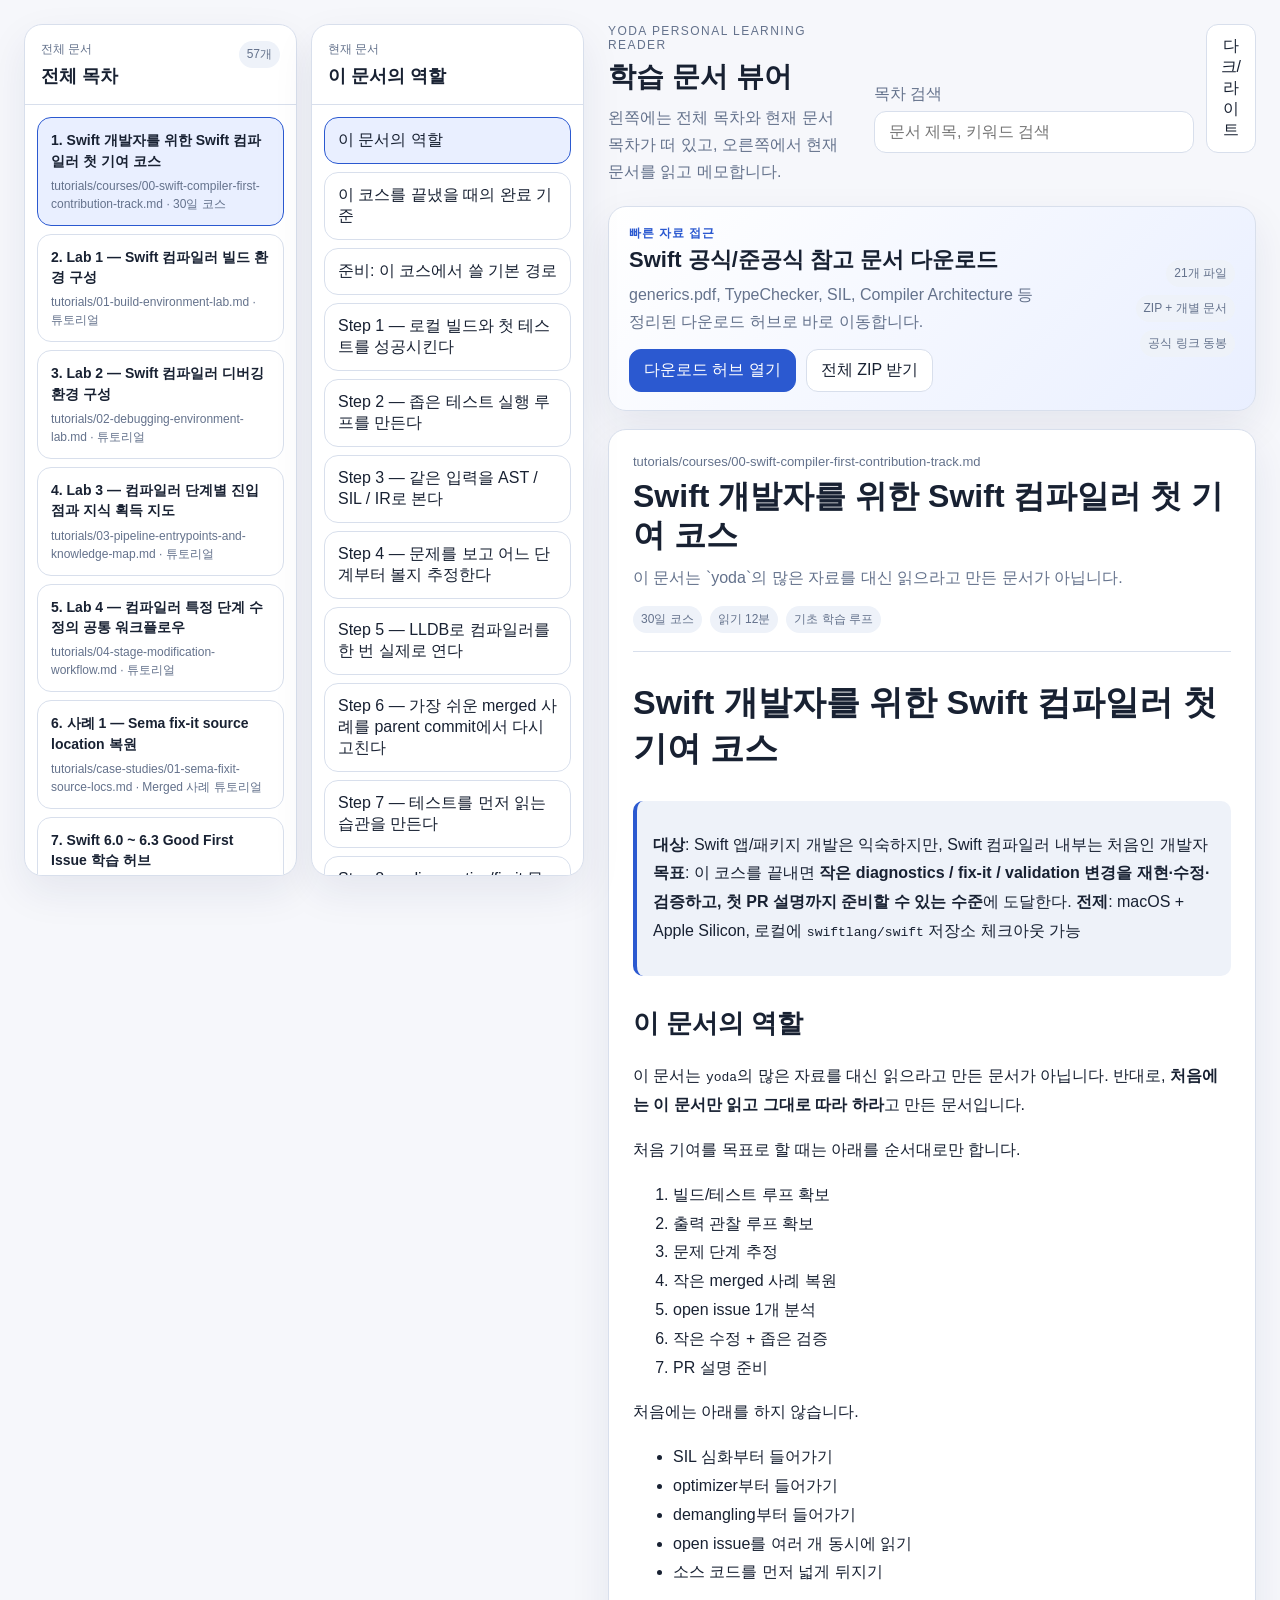
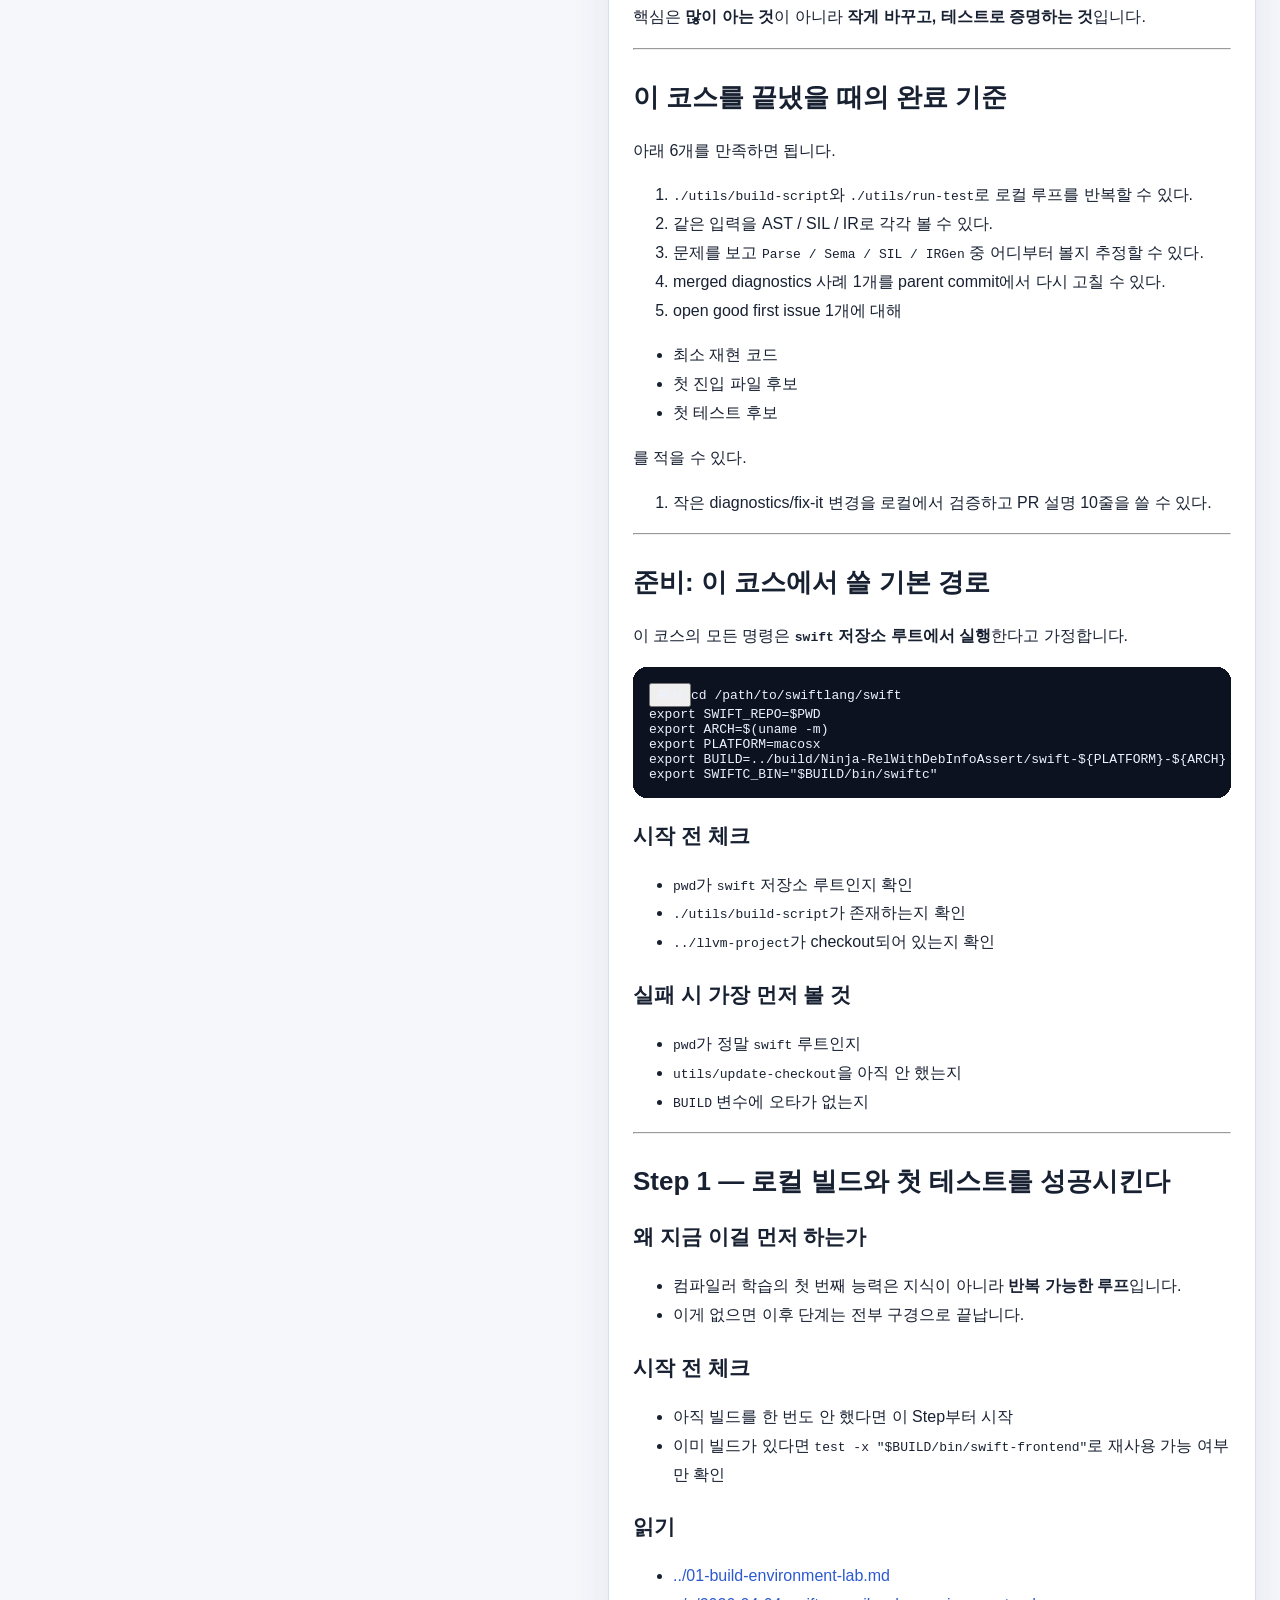
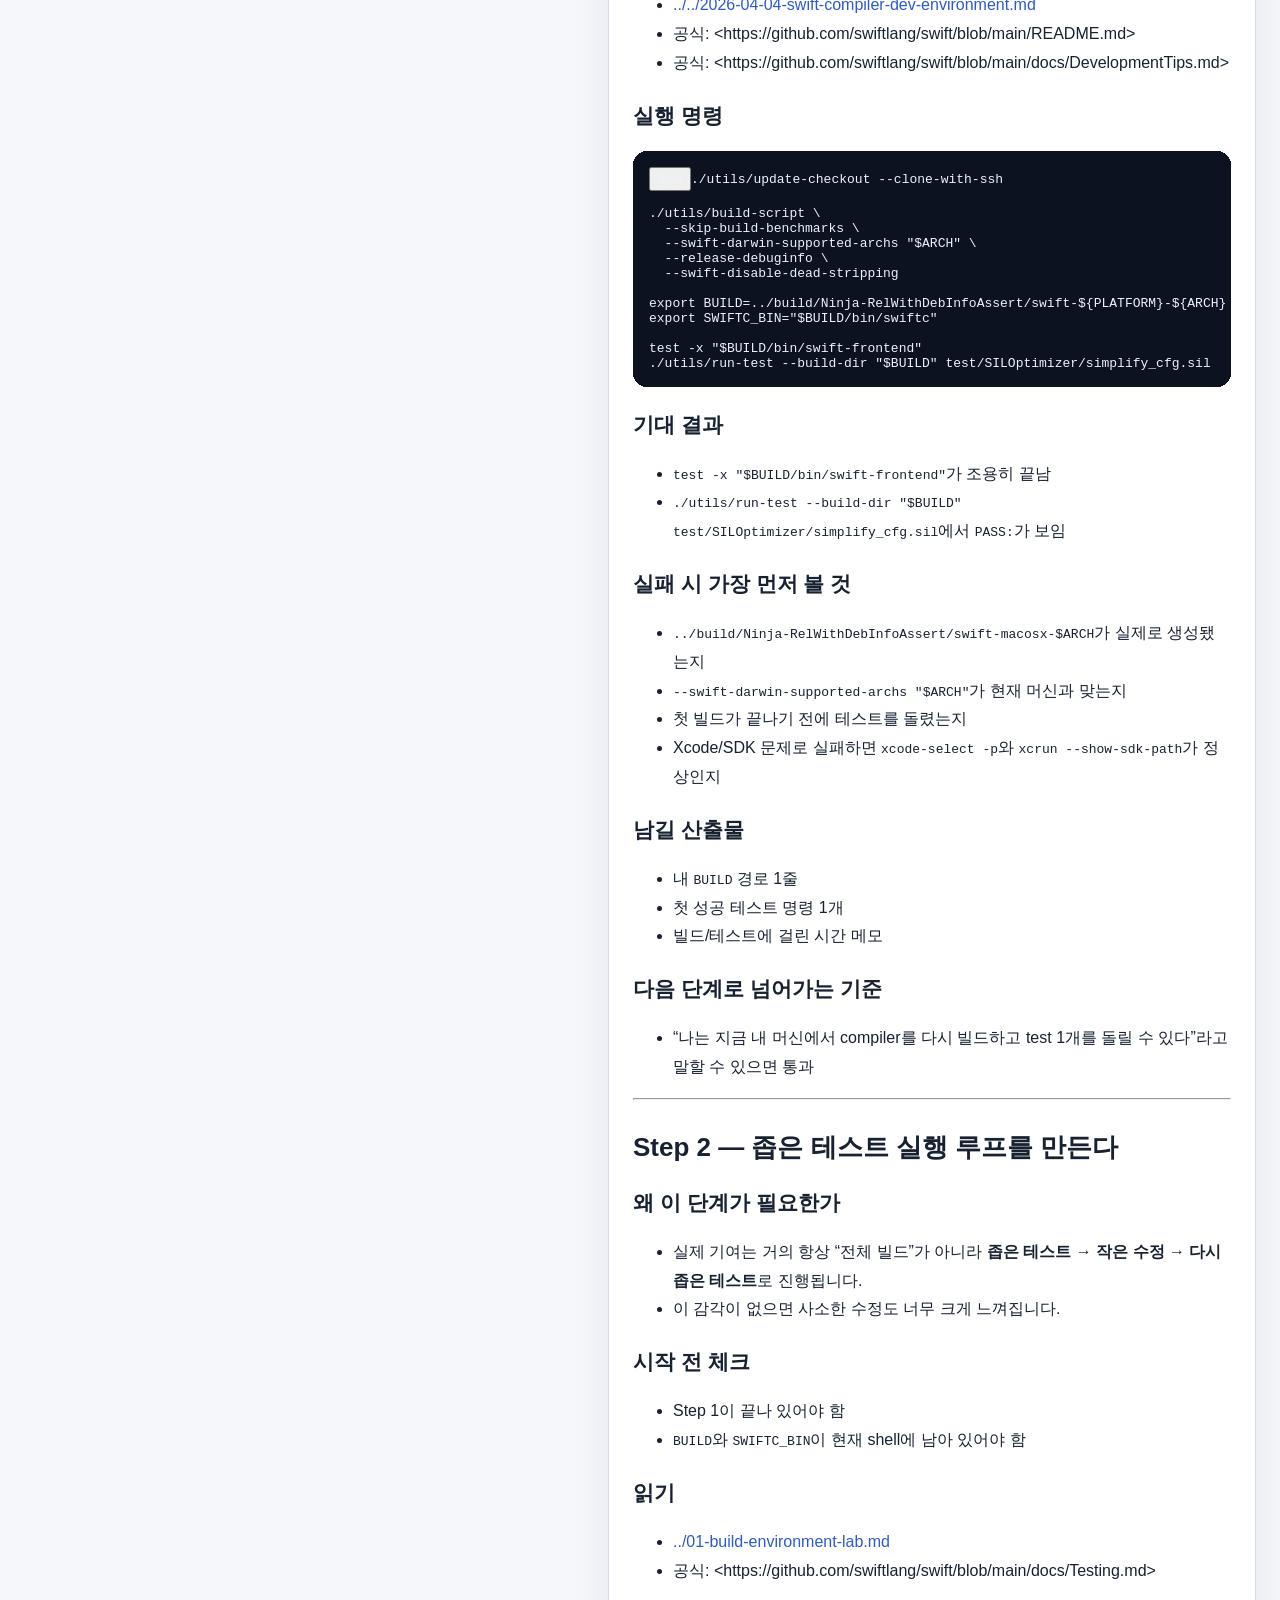
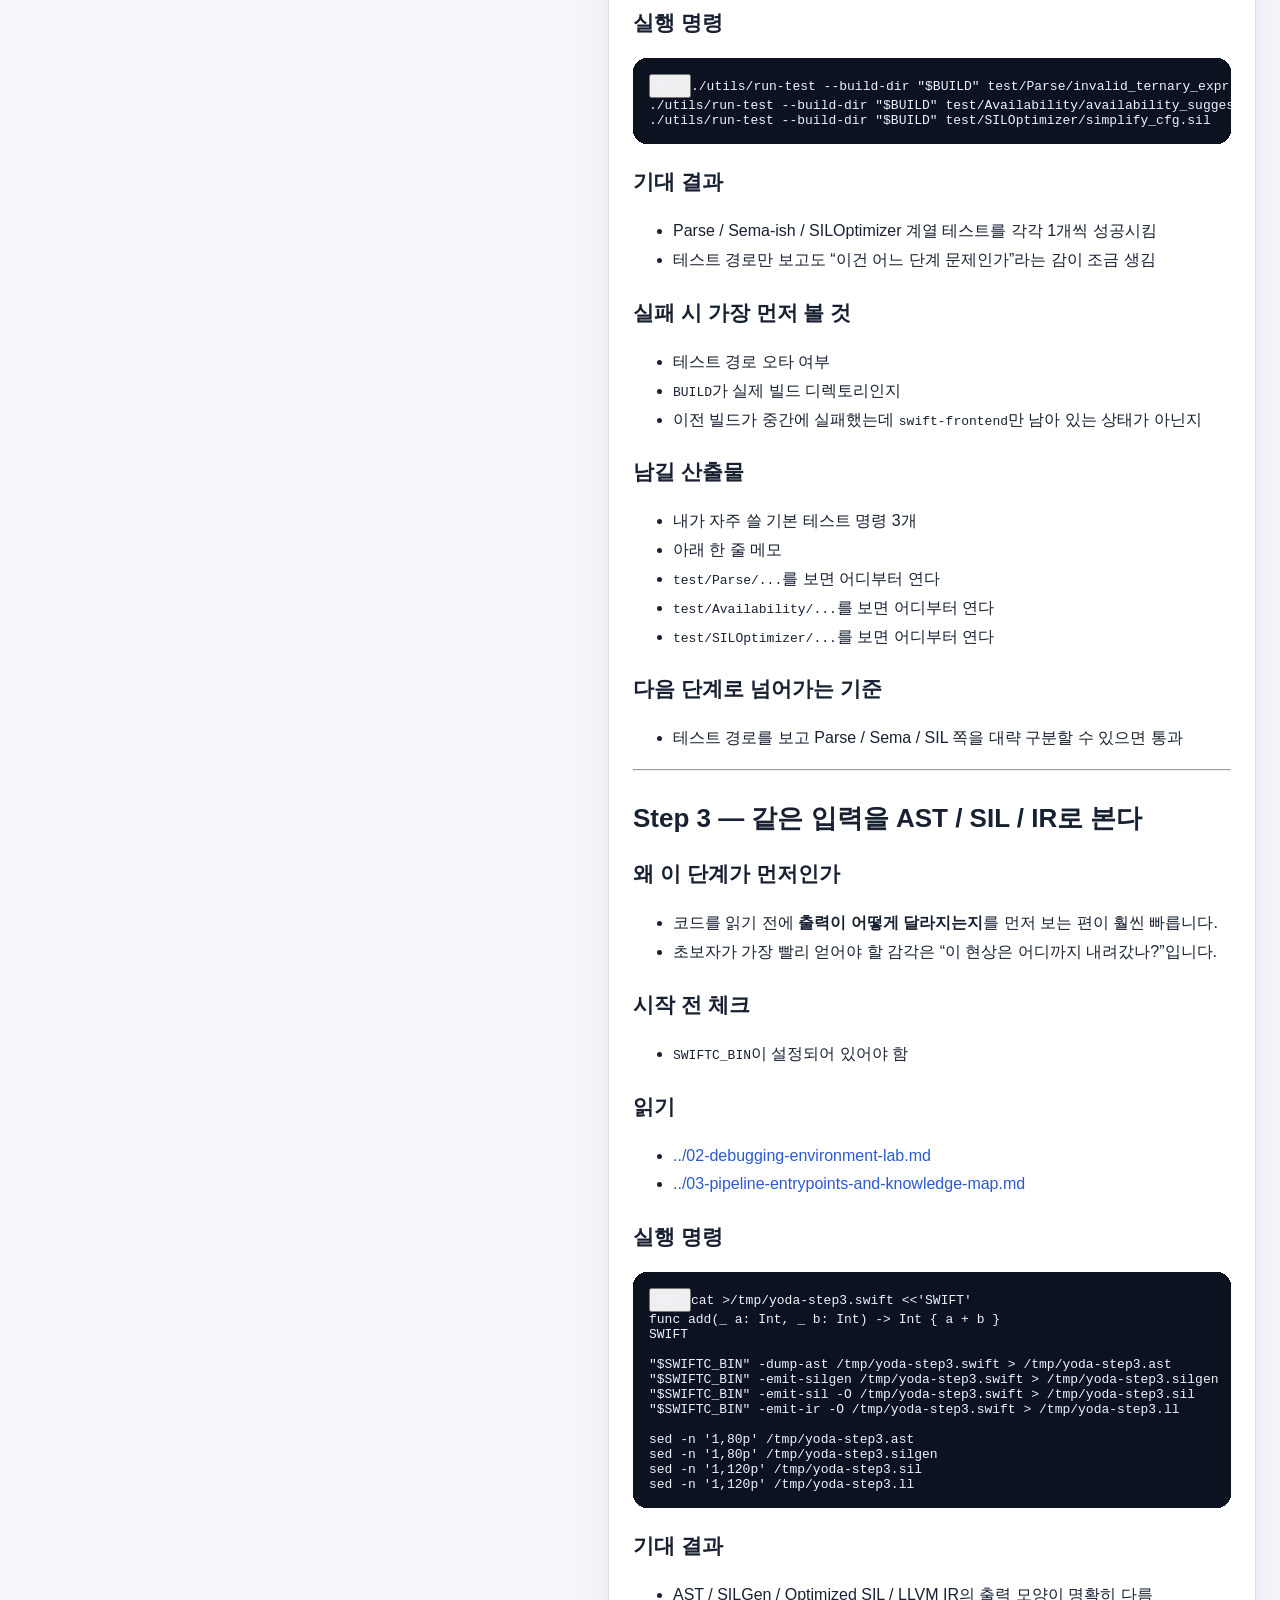
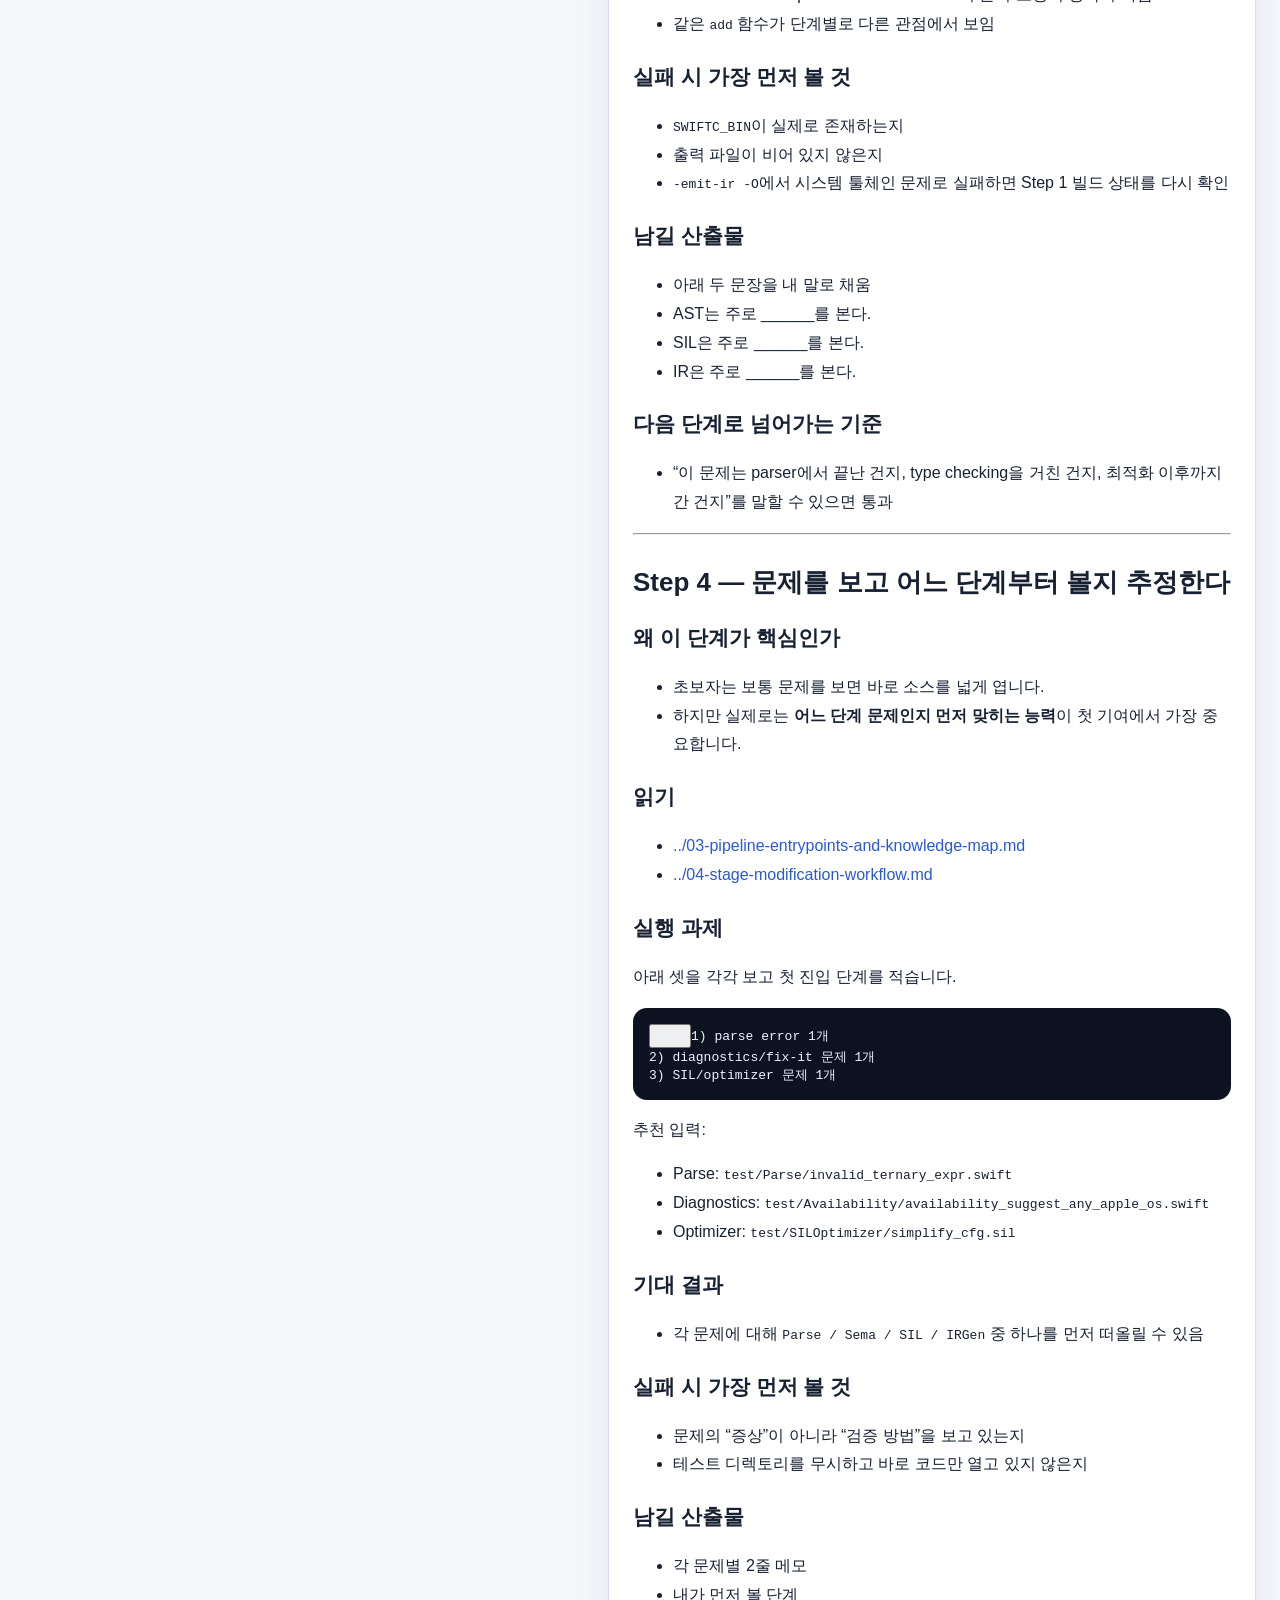
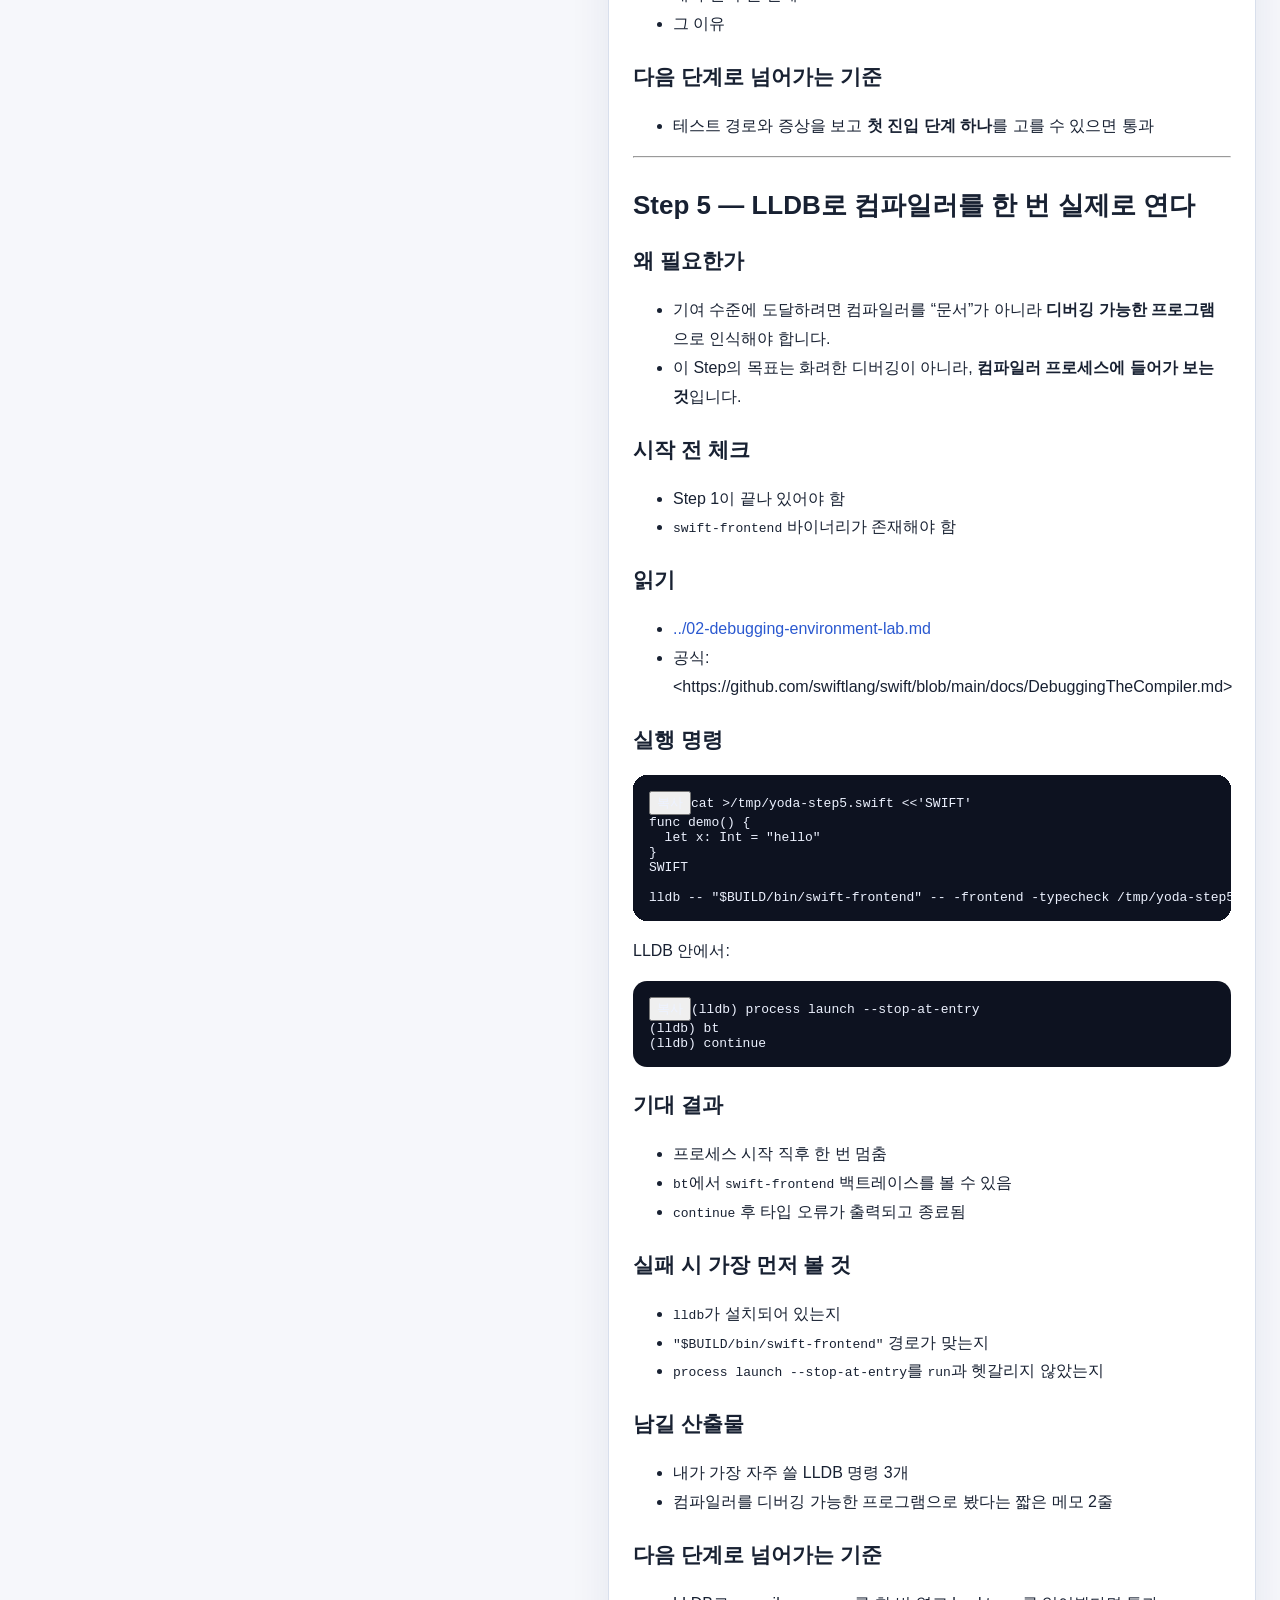
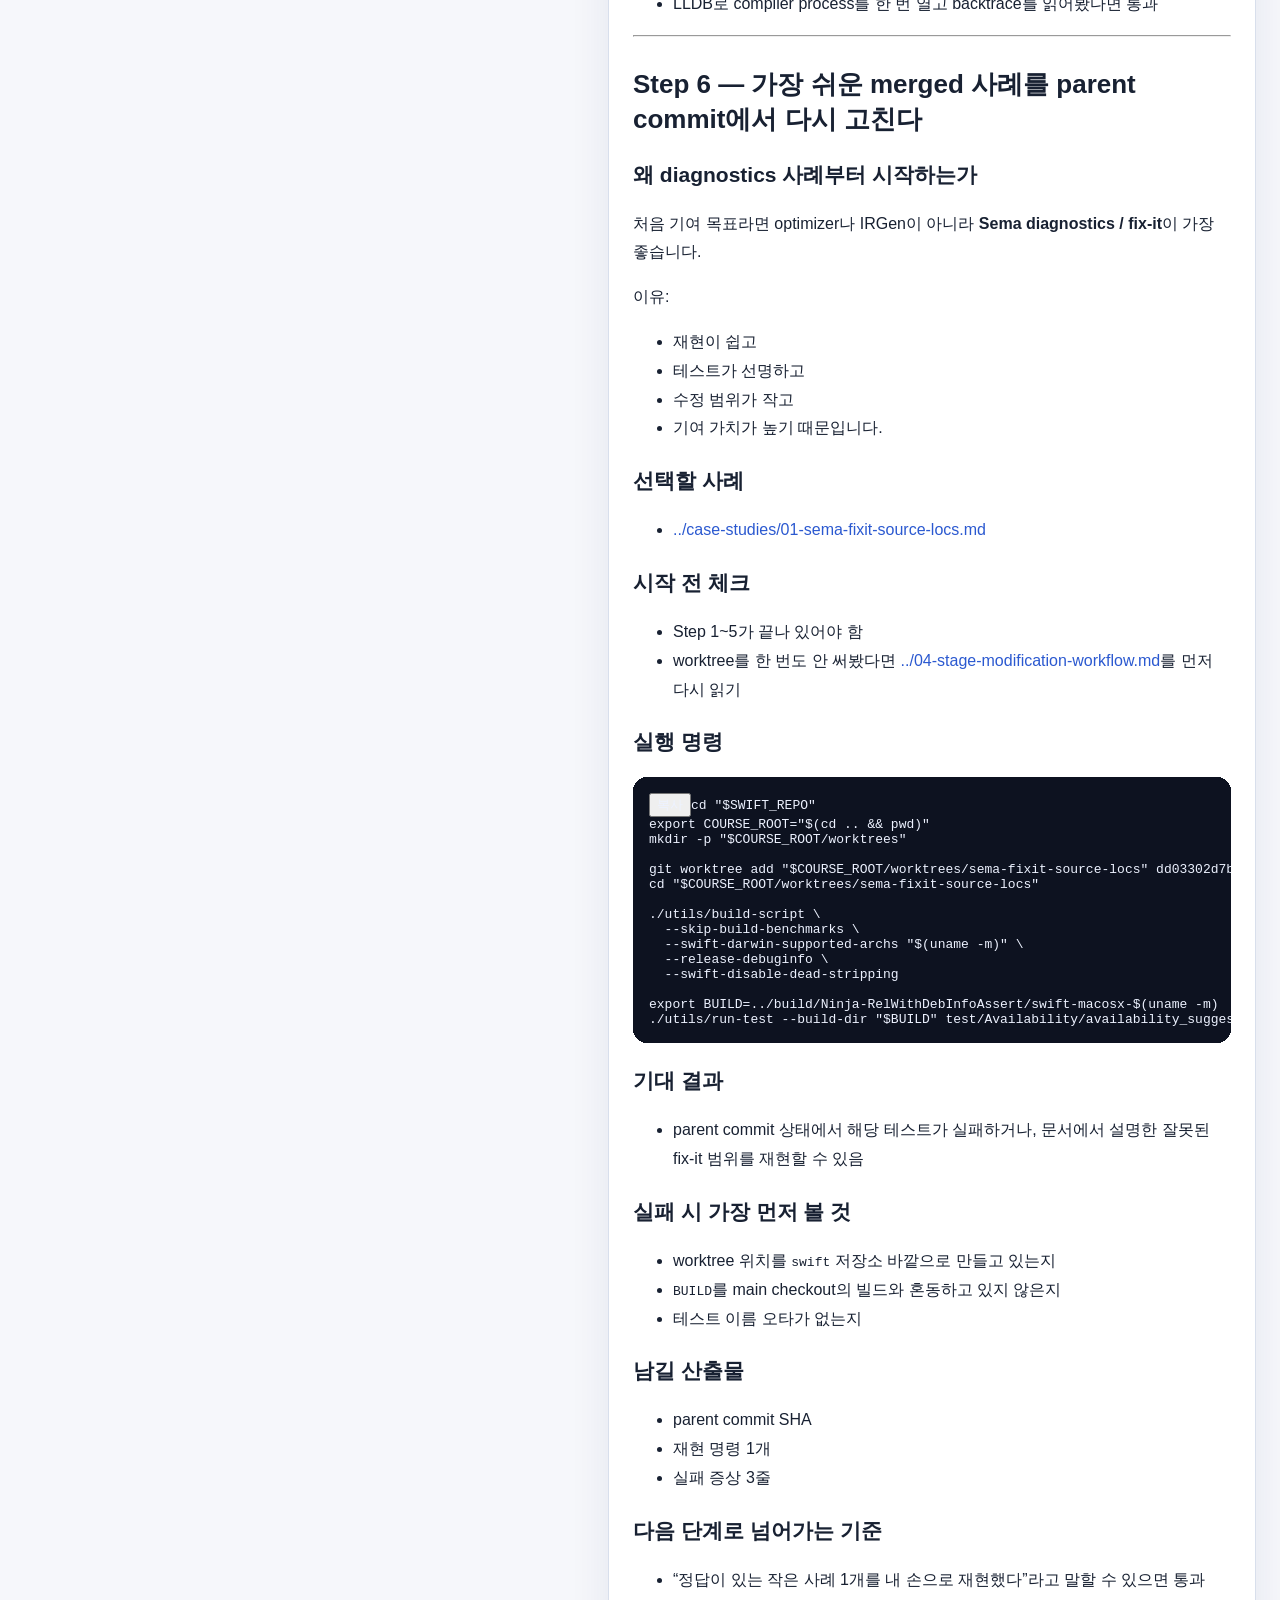
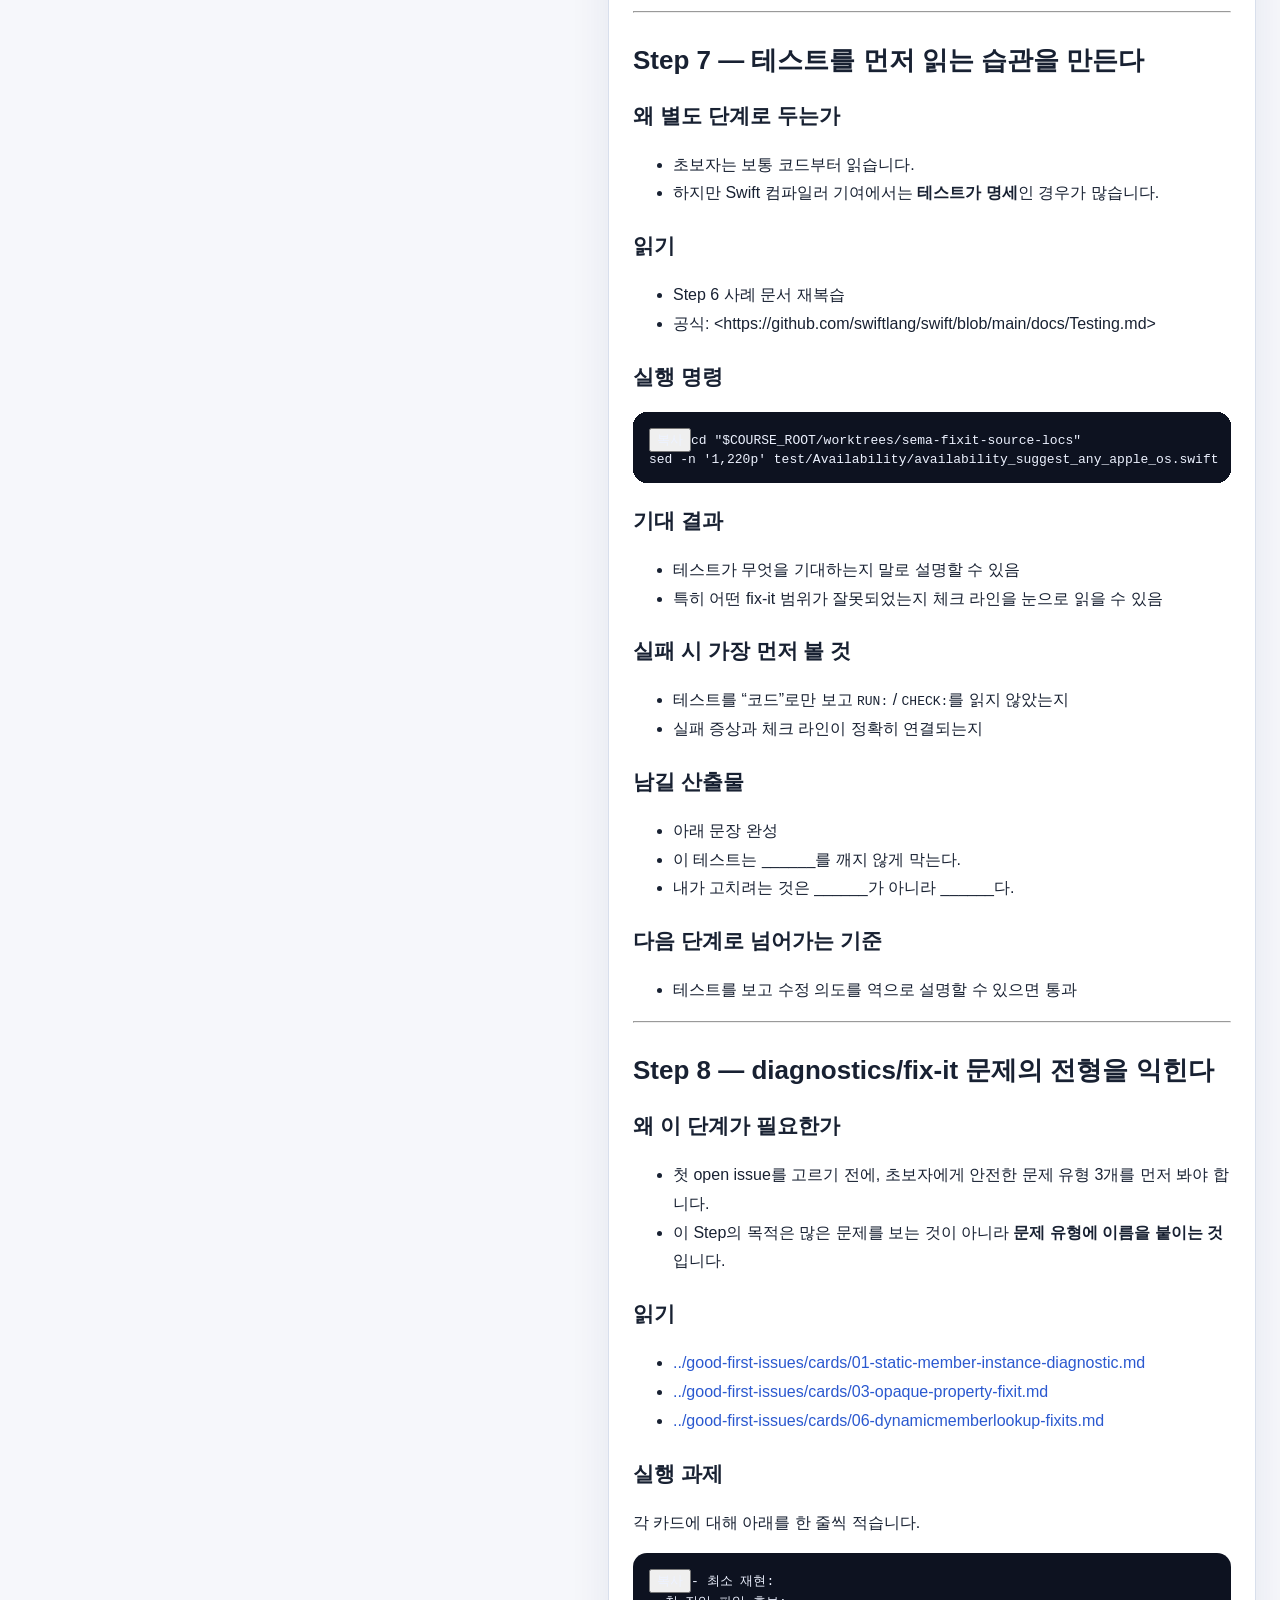
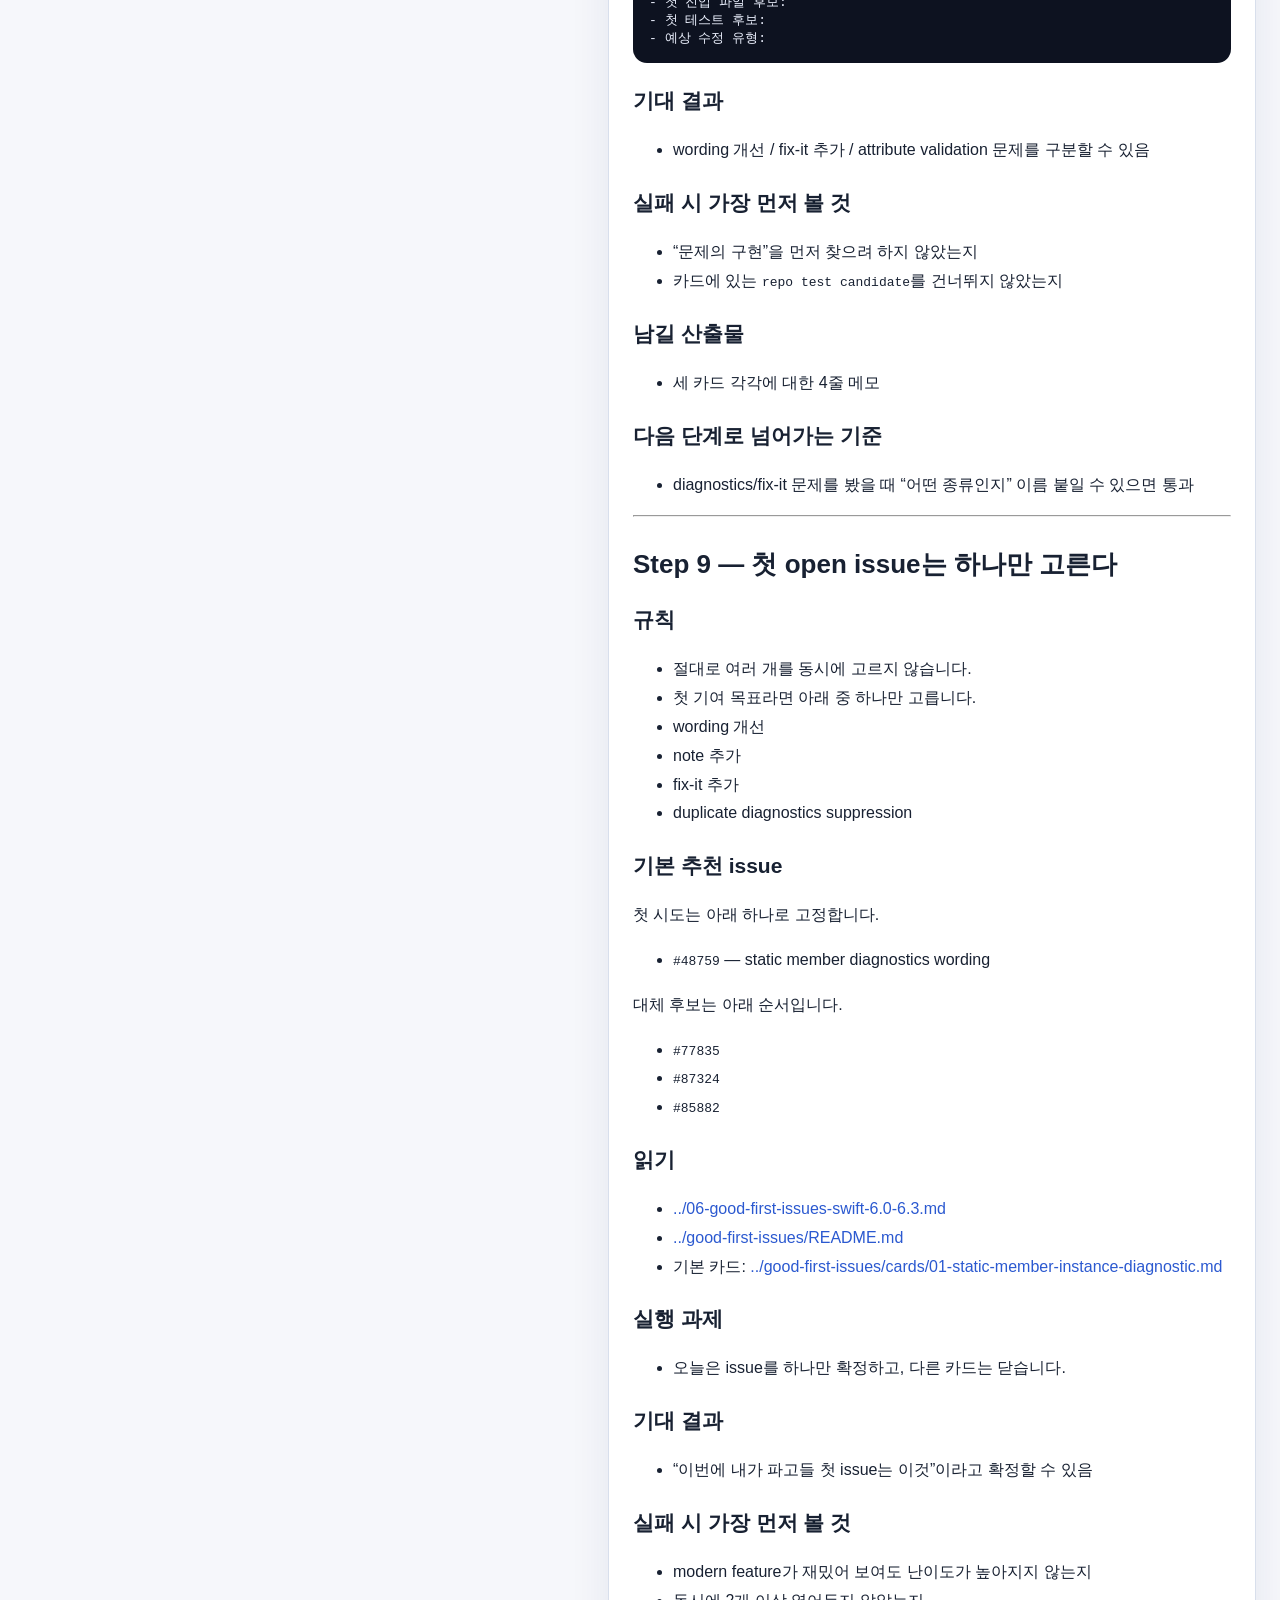
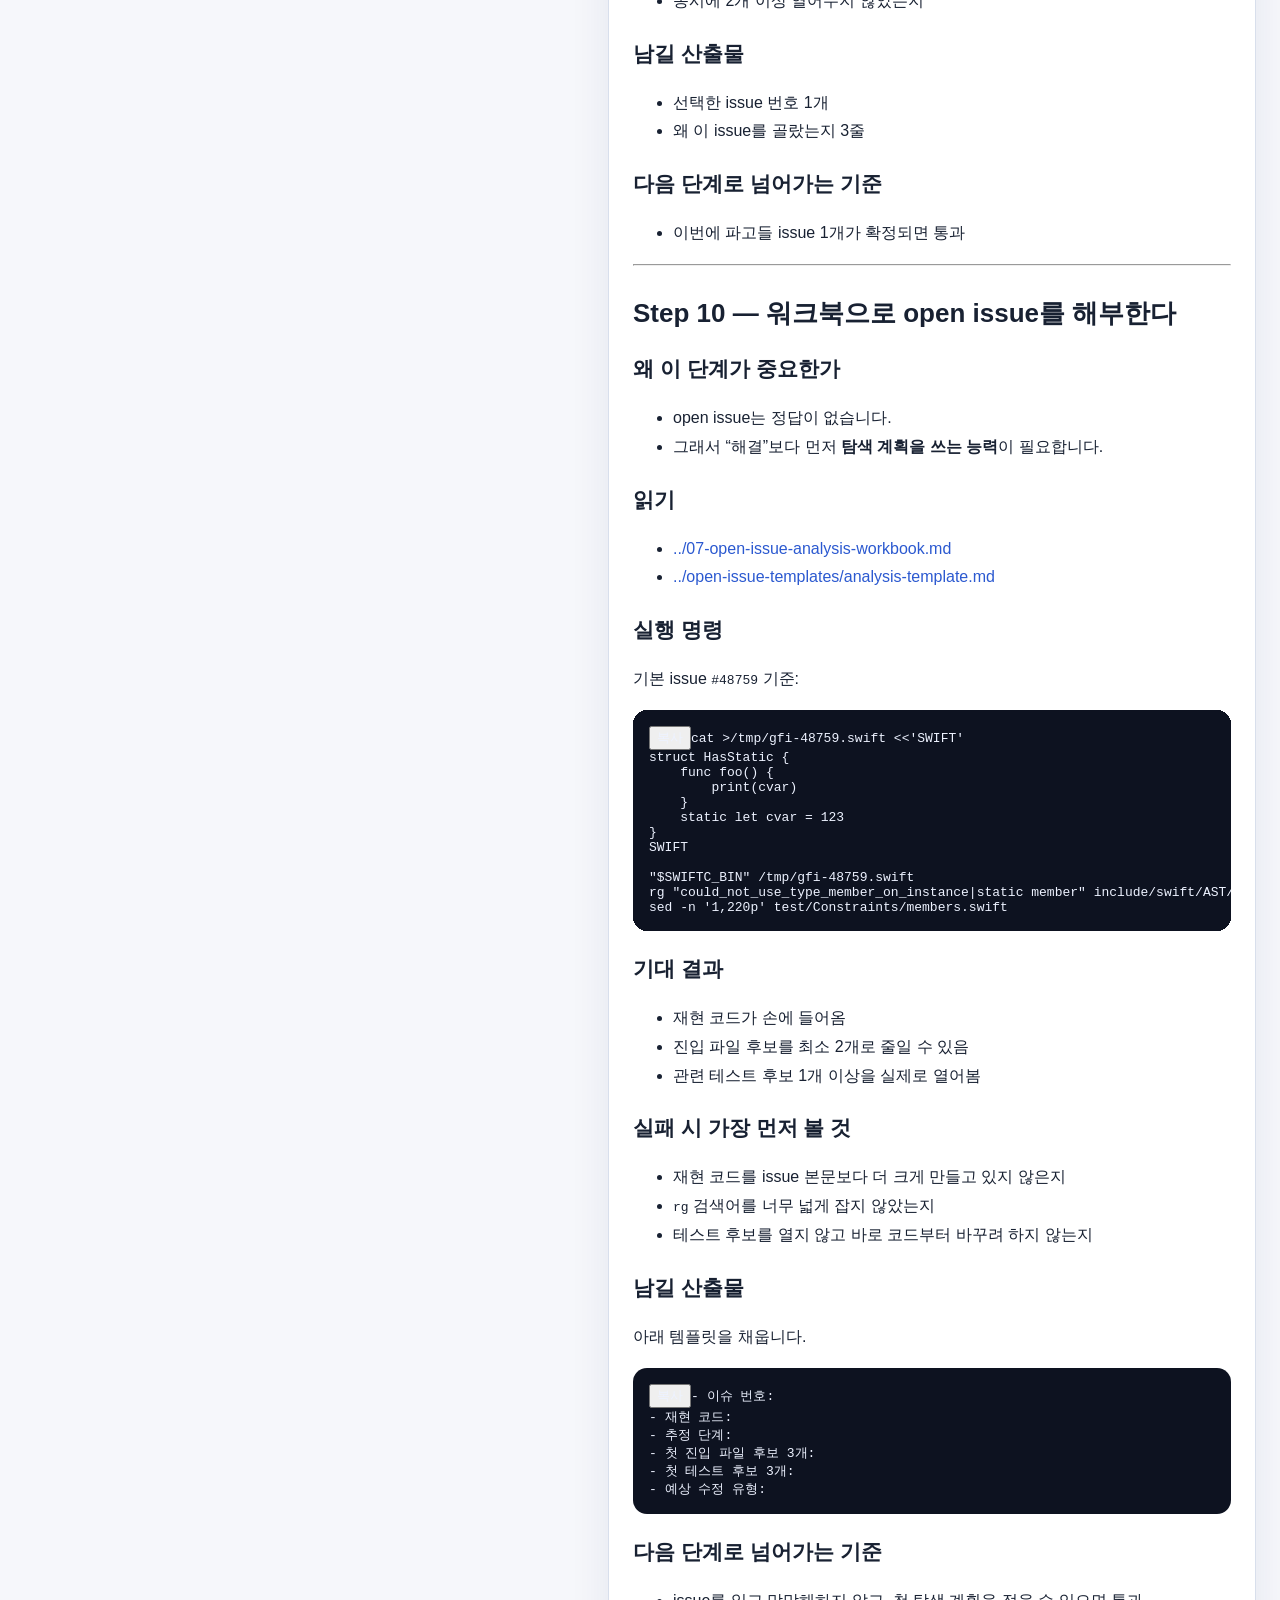
<file: docs/index.html>
<!doctype html>
<html lang="ko">
  <head>
    <meta charset="utf-8" />
    <meta name="viewport" content="width=device-width, initial-scale=1" />
    <title>yoda learning reader</title>
    <meta
      name="description"
      content="Swift 컴파일러 학습 문서를 개인용 리더 형태로 탐색하는 정적 웹 문서"
    />
    <link rel="icon" href="favicon.svg" type="image/svg+xml" />
    <link rel="stylesheet" href="styles.css" />
  </head>
  <body>
    <div id="floatingNavColumn" class="floating-nav-column" aria-label="문서 탐색 목차">
      <section class="floating-card floating-global-card">
        <div class="floating-card-header">
          <div>
            <div class="floating-kicker">전체 문서</div>
            <h2>전체 목차</h2>
          </div>
          <span id="tocCount" class="count-pill"></span>
        </div>
        <div id="docList" class="doc-list"></div>
      </section>

      <section class="floating-card floating-current-card">
        <div class="floating-card-header">
          <div>
            <div class="floating-kicker">현재 문서</div>
            <h2 id="floatingCurrentSection">문서 상단</h2>
          </div>
        </div>
        <div id="floatingOutlineList" class="floating-outline-list"></div>
      </section>
    </div>

    <button id="navToggle" class="floating-nav-toggle" type="button" aria-expanded="false" aria-controls="floatingNavColumn">
      목차 보기
    </button>

    <div class="app-shell">
      <header class="topbar">
        <div class="title-block">
          <div class="eyebrow">yoda personal learning reader</div>
          <h1>학습 문서 뷰어</h1>
          <p>왼쪽에는 전체 목차와 현재 문서 목차가 떠 있고, 오른쪽에서 현재 문서를 읽고 메모합니다.</p>
        </div>
        <div class="toolbar">
          <label class="search-box">
            <span>목차 검색</span>
            <input id="searchInput" type="search" placeholder="문서 제목, 키워드 검색" />
          </label>
          <button id="themeToggle" class="ghost-button" type="button">다크/라이트</button>
        </div>
      </header>

      <section id="spotlightStrip" class="spotlight-strip"></section>

      <main class="content-pane">
        <article class="pane-card reader-card">
          <header id="docHeader" class="doc-header"></header>
          <div id="docContent" class="doc-content"></div>
        </article>

        <section class="pane-card notes-card">
          <h2>개인 메모</h2>
          <p class="muted">현재 문서에 대한 요약, 다음에 볼 파일, 막힌 점을 자유롭게 남깁니다.</p>
          <textarea id="docNotesArea" class="notes-textarea" placeholder="여기에 개인 메모를 적습니다."></textarea>
        </section>
      </main>
    </div>

    <script src="app.js" type="module"></script>
  </body>
</html>
</file>
<file: docs/styles.css>
:root {
  --bg: #f6f7fb;
  --panel: #ffffff;
  --panel-alt: #eef2f9;
  --border: #d8dfec;
  --text: #182132;
  --muted: #64728c;
  --primary: #2b59d0;
  --primary-soft: #e9efff;
  --shadow: 0 16px 40px rgba(27, 44, 84, 0.08);
  --radius-xl: 18px;
  --radius-lg: 14px;
  --radius-md: 12px;
  --nav-width: 620px;
}

body.theme-dark {
  --bg: #0f1523;
  --panel: #151d2d;
  --panel-alt: #101827;
  --border: #293651;
  --text: #edf2ff;
  --muted: #aab5cf;
  --primary: #8aacff;
  --primary-soft: #1c2b53;
  --shadow: 0 16px 40px rgba(0, 0, 0, 0.28);
}

* { box-sizing: border-box; }
html, body {
  margin: 0;
  padding: 0;
  background: var(--bg);
  color: var(--text);
  font-family: Inter, -apple-system, BlinkMacSystemFont, "Apple SD Gothic Neo", "Noto Sans KR", sans-serif;
}
a { color: var(--primary); text-decoration: none; }
a:hover { text-decoration: underline; }
button, input, textarea { font: inherit; }
button { color: inherit; }

.floating-nav-column {
  position: fixed;
  left: 24px;
  top: 24px;
  width: var(--nav-width);
  height: calc(100vh - 48px);
  display: grid;
  grid-template-columns: minmax(0, 1fr) minmax(0, 1fr);
  gap: 14px;
  z-index: 20;
}

.floating-card {
  background: var(--panel);
  border: 1px solid var(--border);
  border-radius: var(--radius-xl);
  box-shadow: var(--shadow);
  overflow: hidden;
  min-height: 0;
}

.floating-global-card {
  display: flex;
  flex-direction: column;
  height: 100%;
}

.floating-current-card {
  display: flex;
  flex-direction: column;
  height: 100%;
}

.floating-card-header {
  display: flex;
  justify-content: space-between;
  align-items: flex-start;
  gap: 12px;
  padding: 16px;
  border-bottom: 1px solid var(--border);
}

.floating-card-header h2 {
  margin: 0;
  font-size: 18px;
  line-height: 1.35;
}

.floating-kicker {
  font-size: 12px;
  color: var(--muted);
  margin-bottom: 6px;
}

.floating-nav-toggle {
  display: none;
  position: fixed;
  left: 16px;
  bottom: 16px;
  z-index: 30;
  border: 1px solid var(--primary);
  border-radius: 999px;
  background: var(--primary-soft);
  color: var(--primary);
  box-shadow: var(--shadow);
  padding: 12px 14px;
  font-weight: 700;
  cursor: pointer;
}

.app-shell {
  max-width: 1600px;
  margin: 0 auto;
  padding: 24px 24px 24px calc(var(--nav-width) + 48px);
}

.topbar {
  display: flex;
  justify-content: space-between;
  gap: 24px;
  align-items: flex-start;
  margin-bottom: 20px;
}

.eyebrow {
  font-size: 12px;
  text-transform: uppercase;
  letter-spacing: 0.12em;
  color: var(--muted);
  margin-bottom: 6px;
}

.title-block h1 {
  margin: 0 0 8px;
  font-size: 28px;
}

.title-block p {
  margin: 0;
  color: var(--muted);
  line-height: 1.7;
}

.toolbar {
  display: flex;
  gap: 12px;
  align-items: flex-end;
}

.spotlight-strip {
  margin-bottom: 18px;
}

.spotlight-card {
  display: flex;
  justify-content: space-between;
  gap: 20px;
  align-items: center;
  padding: 18px 20px;
  border: 1px solid var(--border);
  border-radius: var(--radius-xl);
  background: linear-gradient(135deg, var(--panel) 0%, var(--primary-soft) 100%);
  box-shadow: var(--shadow);
}

.spotlight-copy h2 {
  margin: 4px 0 8px;
  font-size: 22px;
  line-height: 1.25;
}

.spotlight-copy p {
  margin: 0;
  color: var(--muted);
  line-height: 1.7;
}

.spotlight-kicker {
  font-size: 12px;
  text-transform: uppercase;
  letter-spacing: 0.08em;
  color: var(--primary);
  font-weight: 700;
}

.spotlight-actions {
  display: flex;
  flex-wrap: wrap;
  gap: 10px;
  margin-top: 14px;
}

.spotlight-button {
  display: inline-flex;
  align-items: center;
  justify-content: center;
  border: 1px solid var(--border);
  border-radius: var(--radius-md);
  background: var(--panel);
  padding: 10px 14px;
  cursor: pointer;
  text-decoration: none;
  color: var(--text);
}

.spotlight-button.primary {
  border-color: var(--primary);
  background: var(--primary);
  color: white;
}

.spotlight-meta {
  display: flex;
  flex-wrap: wrap;
  gap: 8px;
  justify-content: flex-end;
}

.search-box {
  display: flex;
  flex-direction: column;
  gap: 6px;
}

.search-box span,
.muted,
.doc-item-meta { color: var(--muted); }

.search-box input,
.notes-textarea {
  border: 1px solid var(--border);
  border-radius: var(--radius-md);
  background: var(--panel);
  color: var(--text);
}

.search-box input {
  width: min(320px, 40vw);
  padding: 11px 14px;
}

.ghost-button {
  border: 1px solid var(--border);
  border-radius: var(--radius-md);
  background: var(--panel);
  padding: 11px 14px;
  cursor: pointer;
}

.content-pane {
  display: flex;
  flex-direction: column;
  gap: 16px;
}

.pane-card {
  background: var(--panel);
  border: 1px solid var(--border);
  border-radius: var(--radius-xl);
  box-shadow: var(--shadow);
}

.reader-card {
  padding: 24px;
}

.doc-header {
  padding-bottom: 18px;
  border-bottom: 1px solid var(--border);
  margin-bottom: 20px;
}

.doc-path {
  font-size: 13px;
  color: var(--muted);
  margin-bottom: 8px;
}

.doc-header h2 {
  margin: 0 0 10px;
  font-size: 32px;
  line-height: 1.2;
}

.doc-summary {
  margin: 0;
  color: var(--muted);
  line-height: 1.75;
}

.doc-meta-row {
  display: flex;
  flex-wrap: wrap;
  gap: 8px;
  margin-top: 14px;
}

.badge,
.count-pill {
  display: inline-flex;
  align-items: center;
  gap: 6px;
  padding: 5px 8px;
  border-radius: 999px;
  background: var(--panel-alt);
  color: var(--muted);
  font-size: 12px;
}

.doc-list,
.floating-outline-list {
  display: flex;
  flex-direction: column;
  gap: 8px;
  overflow: auto;
  padding: 12px;
}

.doc-list { flex: 1 1 auto; }
.floating-outline-list { flex: 1 1 auto; }

.doc-item,
.floating-outline-item {
  width: 100%;
  text-align: left;
  border: 1px solid var(--border);
  border-radius: var(--radius-lg);
  background: var(--panel);
  padding: 12px 13px;
  cursor: pointer;
}

.doc-item:hover,
.floating-outline-item:hover,
.ghost-button:hover,
.floating-nav-toggle:hover {
  border-color: var(--primary);
}

.doc-item.active,
.floating-outline-item.active {
  border-color: var(--primary);
  background: var(--primary-soft);
}

.doc-item-title {
  font-size: 14px;
  font-weight: 700;
  line-height: 1.45;
}

.doc-item-meta {
  margin-top: 6px;
  font-size: 12px;
  line-height: 1.5;
}

.floating-outline-item.level-3 {
  margin-left: 12px;
  width: calc(100% - 12px);
}

.empty-state {
  color: var(--muted);
  padding: 8px 0;
}

.doc-content h1,
.doc-content h2,
.doc-content h3,
.doc-content h4 {
  scroll-margin-top: 24px;
}

.doc-content h1 { font-size: 34px; }
.doc-content h2 { font-size: 26px; margin-top: 30px; }
.doc-content h3 { font-size: 21px; margin-top: 24px; }
.doc-content p,
.doc-content li,
.doc-content td,
.doc-content th,
.doc-content blockquote {
  line-height: 1.8;
}

.doc-content pre {
  overflow: auto;
  background: #0d1220;
  color: #edf2ff;
  border-radius: 14px;
  padding: 16px;
}

.doc-content table {
  width: 100%;
  border-collapse: collapse;
  margin: 18px 0;
}

.doc-content th,
.doc-content td {
  border: 1px solid var(--border);
  padding: 10px 12px;
  vertical-align: top;
}

.doc-content th {
  background: var(--panel-alt);
  text-align: left;
}

.doc-content blockquote {
  margin: 18px 0;
  padding: 14px 16px;
  border-left: 4px solid var(--primary);
  background: var(--panel-alt);
  border-radius: 10px;
}

.notes-card {
  padding: 20px 24px;
}

.notes-textarea {
  width: 100%;
  min-height: 220px;
  resize: vertical;
  padding: 14px 16px;
  margin-top: 10px;
}

@media (max-width: 1400px) {
  :root { --nav-width: 560px; }
}

@media (max-width: 1180px) {
  :root { --nav-width: 520px; }
  .app-shell { padding-left: calc(var(--nav-width) + 40px); }
}

@media (max-width: 980px) {
  .app-shell {
    padding: 16px;
  }

  .floating-nav-column {
    left: 16px;
    right: 16px;
    top: 16px;
    width: auto;
    height: calc(100vh - 96px);
    display: none;
    grid-template-columns: 1fr;
  }

  .floating-nav-column.open {
    display: flex;
  }

  .floating-nav-toggle {
    display: block;
  }

  .topbar {
    flex-direction: column;
    align-items: stretch;
  }

  .toolbar {
    flex-direction: column;
    align-items: stretch;
  }

  .spotlight-card {
    flex-direction: column;
    align-items: flex-start;
  }

  .spotlight-meta {
    justify-content: flex-start;
  }

  .search-box input {
    width: 100%;
  }
}

@media (max-width: 720px) {
  .reader-card,
  .notes-card,
  .floating-card {
    padding: 18px;
  }

  .doc-header h2 {
    font-size: 28px;
  }

  .floating-current-card {
    flex-basis: 42vh;
  }
}
</file>
